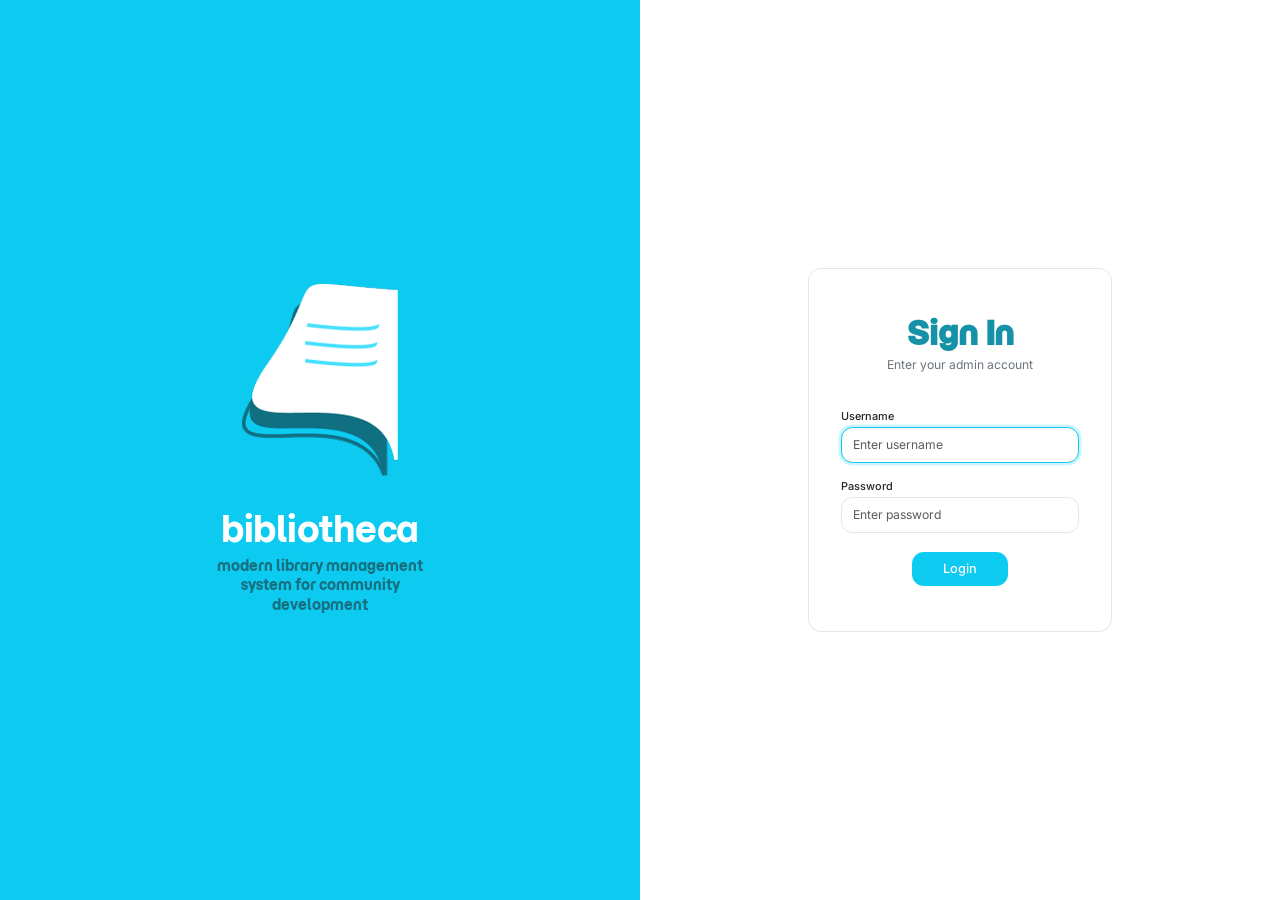
<file: index.html>
<!DOCTYPE html>
<html lang="en">
<head>
    <meta charset="UTF-8">
    <meta name="viewport" content="width=device-width, initial-scale=1.0">
    <title>Sign In | Bibliotheca</title>

   <!-- Google Fonts: Momo Trust Display (headings) + Inter (body) -->
<link rel="preconnect" href="https://fonts.googleapis.com">
<link rel="preconnect" href="https://fonts.gstatic.com" crossorigin>
<link href="https://fonts.googleapis.com/css2?family=Inter:wght@400;500;600&family=Momo+Trust+Display&display=swap" rel="stylesheet">
    <link href="https://cdn.jsdelivr.net/npm/bootstrap@5.3.3/dist/css/bootstrap.min.css" rel="stylesheet">

    <link href="style.css" rel="stylesheet">
</head>
<body>

    <div class="container-fluid p-0">
        <div class="row g-0 auth-wrapper">

            <div class="col-md-6 brand-panel d-flex flex-column align-items-center justify-content-center text-center">
                <div class="logo-placeholder d-flex align-items-center justify-content-center">
                    <img src="logo_index.png" alt="Bibliotheca" class="img-fluid">
                </div>

                <h1 class="brand-name">bibliotheca</h1>
                <p class="brand-tagline">
                    modern library management system for community development
                </p>
            </div>

            <div class="col-md-6 form-panel d-flex align-items-center justify-content-center">
                <div class="auth-card">

                    <div class="text-center">
                        <h2 class="auth-title">Sign In</h2>
                        <p class="auth-subtitle">Enter your admin account</p>
                    </div>

                    <form action="#" method="POST">

                        <div class="mb-3">
                            <label for="username" class="form-label">Username</label>
                            <input type="text" class="form-control" id="username" name="username"
                                   placeholder="Enter username" required autofocus>
                        </div>

                        <div class="mb-4">
                            <label for="password" class="form-label">Password</label>
                            <input type="password" class="form-control" id="password" name="password"
                                   placeholder="Enter password" required>
                        </div>

                        <div class="text-center">
                            <button type="submit" class="btn btn-info text-white btn-login">Login</button>
                        </div>
                    </form>

                </div>
            </div>

        </div>
    </div>

    <script src="https://cdn.jsdelivr.net/npm/bootstrap@5.3.3/dist/js/bootstrap.bundle.min.js"></script>
</body>
</html>
</file>
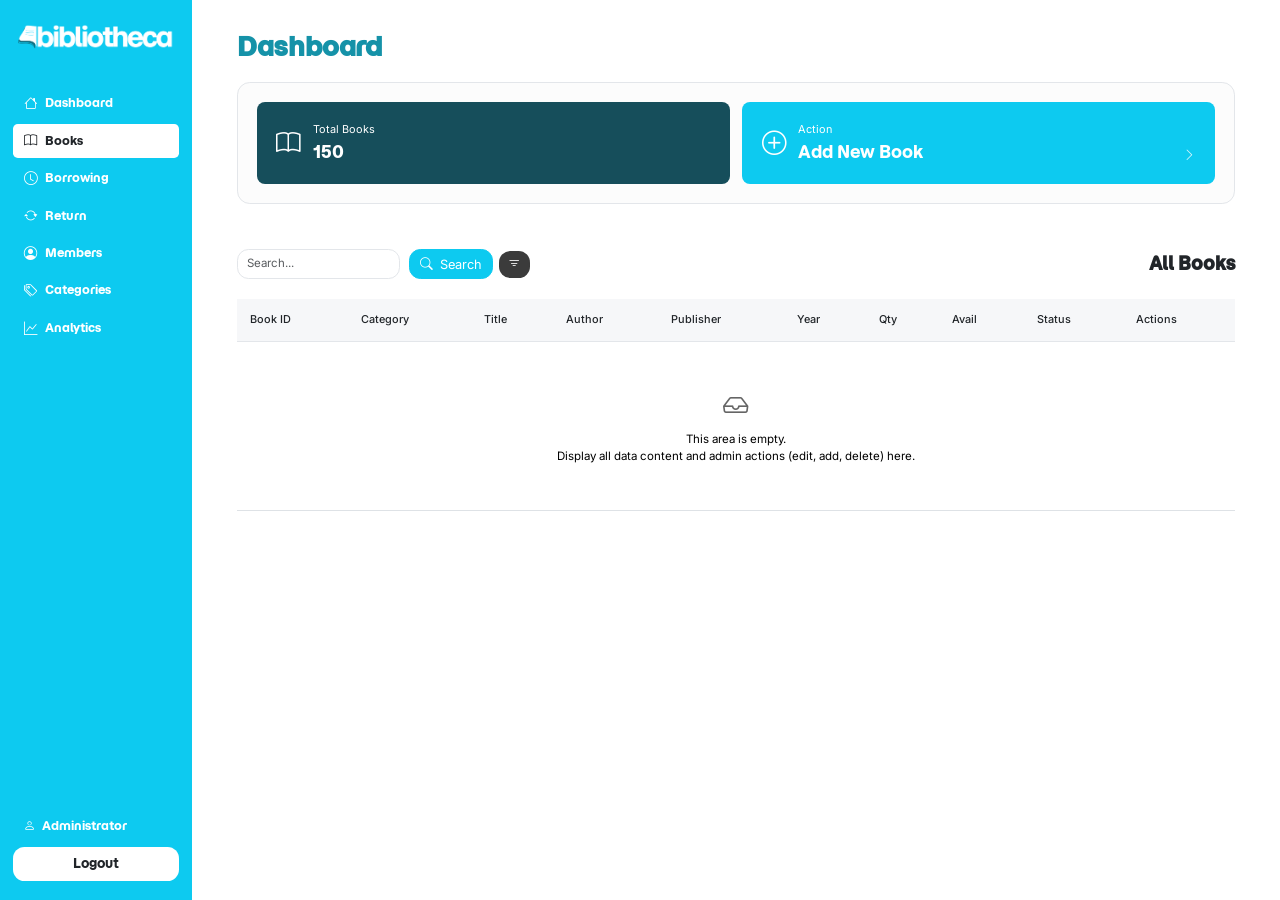
<file: books.html>
<!DOCTYPE html>
<html lang="en">
<head>
    <meta charset="UTF-8">
    <meta name="viewport" content="width=device-width, initial-scale=1.0">
    <title>Books | Bibliotheca</title>
<!-- Google Fonts: Momo Trust Display (headings) + Inter (body) -->
<link rel="preconnect" href="https://fonts.googleapis.com">
<link rel="preconnect" href="https://fonts.gstatic.com" crossorigin>
<link href="https://fonts.googleapis.com/css2?family=Inter:wght@400;500;600&family=Momo+Trust+Display&display=swap" rel="stylesheet">
    <!-- Bootstrap 5 + Bootstrap Icons -->
    <link href="https://cdn.jsdelivr.net/npm/bootstrap@5.3.3/dist/css/bootstrap.min.css" rel="stylesheet">
    <link href="https://cdn.jsdelivr.net/npm/bootstrap-icons@1.11.3/font/bootstrap-icons.min.css" rel="stylesheet">

    <!-- Custom styles -->
    <link href="style.css" rel="stylesheet">
</head>
<body>

    <div class="d-md-flex">

        <!-- ========== Sidebar (offcanvas on mobile, fixed panel on md+) ========== -->
        <aside class="sidebar offcanvas-md offcanvas-start d-flex flex-column" tabindex="-1" id="sidebar" aria-labelledby="sidebarLabel">

            <div class="offcanvas-header d-md-none">
                <h5 class="offcanvas-title visually-hidden" id="sidebarLabel">Menu</h5>
                <button type="button" class="btn-close btn-close-white ms-auto" data-bs-dismiss="offcanvas" data-bs-target="#sidebar" aria-label="Close"></button>
            </div>

            <div class="offcanvas-body d-flex flex-column">
                <div class="sidebar-logo d-flex align-items-center justify-content-center">
                    <img src="logo.png" alt="Bibliotheca" class="img-fluid">
                </div>

                <ul class="nav flex-column">
                    <li class="nav-item"><a href="dashboard.html" class="nav-link"><i class="bi bi-house"></i> Dashboard</a></li>
                    <li class="nav-item"><a href="books.html" class="nav-link active" aria-current="page"><i class="bi bi-book"></i> Books</a></li>
                    <li class="nav-item"><a href="borrowing.html" class="nav-link"><i class="bi bi-clock"></i> Borrowing</a></li>
                    <li class="nav-item"><a href="return.html" class="nav-link"><i class="bi bi-arrow-repeat"></i> Return</a></li>
                    <li class="nav-item"><a href="members.html" class="nav-link"><i class="bi bi-person-circle"></i> Members</a></li>
                    <li class="nav-item"><a href="categories.html" class="nav-link"><i class="bi bi-tags"></i> Categories</a></li>
                    <li class="nav-item"><a href="#" class="nav-link"><i class="bi bi-graph-up"></i> Analytics</a></li>
                </ul>

                <div class="sidebar-footer mt-auto">
                    <div class="sidebar-user d-flex align-items-center gap-2">
                        <i class="bi bi-person"></i> Administrator
                    </div>
                    <form action="#" method="POST">
                        <!-- Laravel: add @csrf here -->
                        <button type="submit" class="btn btn-logout w-100">Logout</button>
                    </form>
                </div>
            </div>
        </aside>

        <!-- ========== Main ========== -->
        <div class="flex-grow-1 d-flex flex-column min-vh-100">

            <!-- Mobile top bar -->
            <header class="mobile-topbar d-flex d-md-none align-items-center justify-content-between">
                <div class="sidebar-logo d-flex align-items-center justify-content-center">
                    <img src="logo.png" alt="Bibliotheca" class="img-fluid">
                </div>
                <button class="btn btn-menu" type="button" data-bs-toggle="offcanvas" data-bs-target="#sidebar" aria-controls="sidebar" aria-label="Open menu">
                    <i class="bi bi-list"></i>
                </button>
            </header>

            <main class="main-content">

                <!-- Header -->
                <h1 class="page-title page-title--spaced">Dashboard</h1>

                <!-- Stat cards -->
                <div class="stat-panel">
                    <div class="row row-cols-1 row-cols-sm-2 g-3">
                    <div class="col">
                        <div class="stat-card stat-card--teal">
                            <i class="bi bi-book stat-icon"></i>
                            <div class="stat-body">
                                <p class="stat-label">Total Books</p>
                                <p class="stat-value">150</p>
                            </div>
                        </div>
                    </div>
                    <div class="col">
                        <a href="#" class="stat-card stat-card--cyan">
                            <i class="bi bi-plus-circle stat-icon"></i>
                            <div class="stat-body">
                                <p class="stat-label">Action</p>
                                <p class="stat-value">Add New Book</p>
                            </div>
                            <i class="bi bi-chevron-right stat-arrow"></i>
                        </a>
                    </div>
                    </div>
                </div>

                <!-- All Books -->
                <section class="section-block">
                    <div class="d-flex flex-column-reverse flex-sm-row justify-content-between align-items-sm-center gap-3">
                        <div class="search-toolbar d-flex align-items-center gap-2">
                            <form class="search-group input-group" action="#" method="GET" role="search">
                                <input type="search" class="form-control" name="search" placeholder="Search..." aria-label="Search books">
                                <button class="btn btn-info text-white" type="submit">
                                    <i class="bi bi-search me-1"></i> Search
                                </button>
                            </form>
                            <button class="btn btn-filter" type="button" aria-label="Filter">
                                <i class="bi bi-filter"></i>
                            </button>
                        </div>
                        <div class="text-sm-end">
                            <h2 class="section-title">All Books</h2>
                        </div>
                    </div>

                    <div class="table-responsive">
                        <table class="table data-table">
                            <thead>
                                <tr>
                                    <th scope="col">Book ID</th>
                                    <th scope="col">Category</th>
                                    <th scope="col">Title</th>
                                    <th scope="col">Author</th>
                                    <th scope="col">Publisher</th>
                                    <th scope="col">Year</th>
                                    <th scope="col">Qty</th>
                                    <th scope="col">Avail</th>
                                    <th scope="col">Status</th>
                                    <th scope="col">Actions</th>
                                </tr>
                            </thead>
                            <tbody>
                                <!-- Laravel: replace with @forelse ($books as $book) ... @empty ... @endforelse -->
                                <tr>
                                    <td colspan="10" class="table-empty">
                                        <i class="bi bi-inbox"></i>
                                        This area is empty.<br>
                                        Display all data content and admin actions (edit, add, delete) here.
                                    </td>
                                </tr>
                            </tbody>
                        </table>
                    </div>
                </section>

            </main>
        </div>

    </div>

    <!-- Bootstrap JS (needed for the mobile offcanvas) -->
    <script src="https://cdn.jsdelivr.net/npm/bootstrap@5.3.3/dist/js/bootstrap.bundle.min.js"></script>
</body>
</html>
</file>
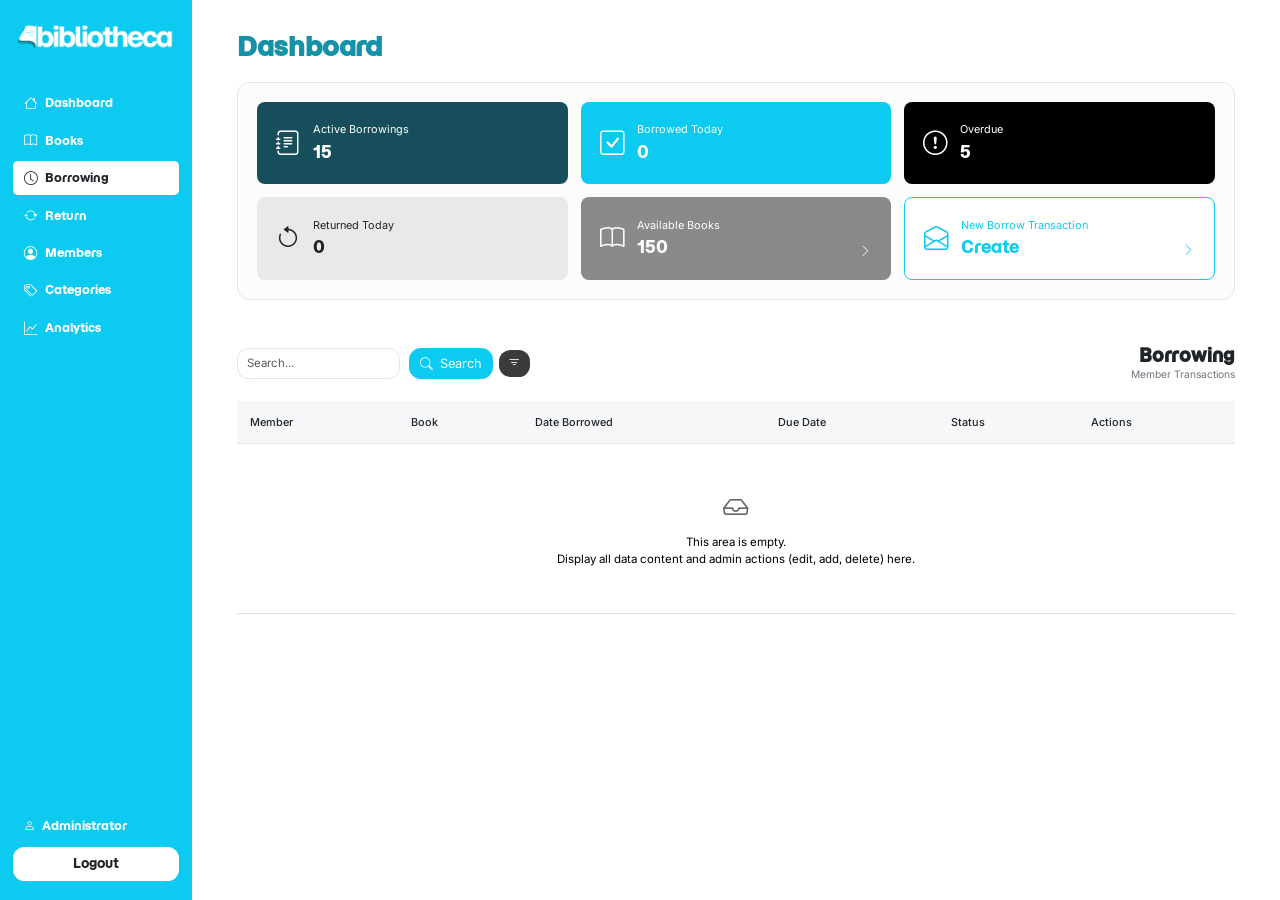
<file: borrowing.html>
<!DOCTYPE html>
<html lang="en">
<head>
    <meta charset="UTF-8">
    <meta name="viewport" content="width=device-width, initial-scale=1.0">
    <title>Borrowing | Bibliotheca</title>
<!-- Google Fonts: Momo Trust Display (headings) + Inter (body) -->
<link rel="preconnect" href="https://fonts.googleapis.com">
<link rel="preconnect" href="https://fonts.gstatic.com" crossorigin>
<link href="https://fonts.googleapis.com/css2?family=Inter:wght@400;500;600&family=Momo+Trust+Display&display=swap" rel="stylesheet">
    <!-- Bootstrap 5 + Bootstrap Icons -->
    <link href="https://cdn.jsdelivr.net/npm/bootstrap@5.3.3/dist/css/bootstrap.min.css" rel="stylesheet">
    <link href="https://cdn.jsdelivr.net/npm/bootstrap-icons@1.11.3/font/bootstrap-icons.min.css" rel="stylesheet">

    <!-- Custom styles -->
    <link href="style.css" rel="stylesheet">
</head>
<body>

    <div class="d-md-flex">

        <!-- ========== Sidebar (offcanvas on mobile, fixed panel on md+) ========== -->
        <aside class="sidebar offcanvas-md offcanvas-start d-flex flex-column" tabindex="-1" id="sidebar" aria-labelledby="sidebarLabel">

            <div class="offcanvas-header d-md-none">
                <h5 class="offcanvas-title visually-hidden" id="sidebarLabel">Menu</h5>
                <button type="button" class="btn-close btn-close-white ms-auto" data-bs-dismiss="offcanvas" data-bs-target="#sidebar" aria-label="Close"></button>
            </div>

            <div class="offcanvas-body d-flex flex-column">
                <div class="sidebar-logo d-flex align-items-center justify-content-center">
                    <img src="logo.png" alt="Bibliotheca" class="img-fluid">
                </div>

                <ul class="nav flex-column">
                    <li class="nav-item"><a href="dashboard.html" class="nav-link"><i class="bi bi-house"></i> Dashboard</a></li>
                    <li class="nav-item"><a href="books.html" class="nav-link"><i class="bi bi-book"></i> Books</a></li>
                    <li class="nav-item"><a href="borrowing.html" class="nav-link active" aria-current="page"><i class="bi bi-clock"></i> Borrowing</a></li>
                    <li class="nav-item"><a href="return.html" class="nav-link"><i class="bi bi-arrow-repeat"></i> Return</a></li>
                    <li class="nav-item"><a href="members.html" class="nav-link"><i class="bi bi-person-circle"></i> Members</a></li>
                    <li class="nav-item"><a href="categories.html" class="nav-link"><i class="bi bi-tags"></i> Categories</a></li>
                    <li class="nav-item"><a href="#" class="nav-link"><i class="bi bi-graph-up"></i> Analytics</a></li>
                </ul>

                <div class="sidebar-footer mt-auto">
                    <div class="sidebar-user d-flex align-items-center gap-2">
                        <i class="bi bi-person"></i> Administrator
                    </div>
                    <form action="#" method="POST">
                        <!-- Laravel: add @csrf here -->
                        <button type="submit" class="btn btn-logout w-100">Logout</button>
                    </form>
                </div>
            </div>
        </aside>

        <!-- ========== Main ========== -->
        <div class="flex-grow-1 d-flex flex-column min-vh-100">

            <!-- Mobile top bar -->
            <header class="mobile-topbar d-flex d-md-none align-items-center justify-content-between">
                <div class="sidebar-logo d-flex align-items-center justify-content-center">
                    <img src="logo.png" alt="Bibliotheca" class="img-fluid">
                </div>
                <button class="btn btn-menu" type="button" data-bs-toggle="offcanvas" data-bs-target="#sidebar" aria-controls="sidebar" aria-label="Open menu">
                    <i class="bi bi-list"></i>
                </button>
            </header>

            <main class="main-content">

                <!-- Header -->
                <h1 class="page-title page-title--spaced">Dashboard</h1>

                <!-- Stat cards -->
                <div class="stat-panel">
                    <div class="row row-cols-1 row-cols-sm-2 row-cols-xl-3 g-3">
                    <div class="col">
                        <div class="stat-card stat-card--teal">
                            <i class="bi bi-journal-text stat-icon"></i>
                            <div class="stat-body">
                                <p class="stat-label">Active Borrowings</p>
                                <p class="stat-value">15</p>
                            </div>
                        </div>
                    </div>
                    <div class="col">
                        <div class="stat-card stat-card--cyan">
                            <i class="bi bi-check-square stat-icon"></i>
                            <div class="stat-body">
                                <p class="stat-label">Borrowed Today</p>
                                <p class="stat-value">0</p>
                            </div>
                        </div>
                    </div>
                    <div class="col">
                        <div class="stat-card stat-card--black">
                            <i class="bi bi-exclamation-circle stat-icon"></i>
                            <div class="stat-body">
                                <p class="stat-label">Overdue</p>
                                <p class="stat-value">5</p>
                            </div>
                        </div>
                    </div>
                    <div class="col">
                        <div class="stat-card stat-card--light-gray">
                            <i class="bi bi-arrow-counterclockwise stat-icon"></i>
                            <div class="stat-body">
                                <p class="stat-label">Returned Today</p>
                                <p class="stat-value">0</p>
                            </div>
                        </div>
                    </div>
                    <div class="col">
                        <a href="books.html" class="stat-card stat-card--gray">
                            <i class="bi bi-book stat-icon"></i>
                            <div class="stat-body">
                                <p class="stat-label">Available Books</p>
                                <p class="stat-value">150</p>
                            </div>
                            <i class="bi bi-chevron-right stat-arrow"></i>
                        </a>
                    </div>
                    <div class="col">
                        <a href="#" class="stat-card stat-card--outline">
                            <i class="bi bi-envelope-open stat-icon"></i>
                            <div class="stat-body">
                                <p class="stat-label">New Borrow Transaction</p>
                                <p class="stat-value">Create</p>
                            </div>
                            <i class="bi bi-chevron-right stat-arrow"></i>
                        </a>
                    </div>
                    </div>
                </div>

                <!-- Borrowing -->
                <section class="section-block">
                    <div class="d-flex flex-column-reverse flex-sm-row justify-content-between align-items-sm-center gap-3">
                        <div class="search-toolbar d-flex align-items-center gap-2">
                            <form class="search-group input-group" action="#" method="GET" role="search">
                                <input type="search" class="form-control" name="search" placeholder="Search..." aria-label="Search borrowings">
                                <button class="btn btn-info text-white" type="submit">
                                    <i class="bi bi-search me-1"></i> Search
                                </button>
                            </form>
                            <button class="btn btn-filter" type="button" aria-label="Filter">
                                <i class="bi bi-filter"></i>
                            </button>
                        </div>
                        <div class="text-sm-end">
                            <h2 class="section-title">Borrowing</h2>
                            <p class="section-subtitle">Member Transactions</p>
                        </div>
                    </div>

                    <div class="table-responsive">
                        <table class="table data-table">
                            <thead>
                                <tr>
                                    <th scope="col">Member</th>
                                    <th scope="col">Book</th>
                                    <th scope="col">Date Borrowed</th>
                                    <th scope="col">Due Date</th>
                                    <th scope="col">Status</th>
                                    <th scope="col">Actions</th>
                                </tr>
                            </thead>
                            <tbody>
                                <!-- Laravel: replace with @forelse ($borrowings as $borrowing) ... @empty ... @endforelse -->
                                <tr>
                                    <td colspan="6" class="table-empty">
                                        <i class="bi bi-inbox"></i>
                                        This area is empty.<br>
                                        Display all data content and admin actions (edit, add, delete) here.
                                    </td>
                                </tr>
                            </tbody>
                        </table>
                    </div>
                </section>

            </main>
        </div>

    </div>

    <!-- Bootstrap JS (needed for the mobile offcanvas) -->
    <script src="https://cdn.jsdelivr.net/npm/bootstrap@5.3.3/dist/js/bootstrap.bundle.min.js"></script>
</body>
</html>
</file>
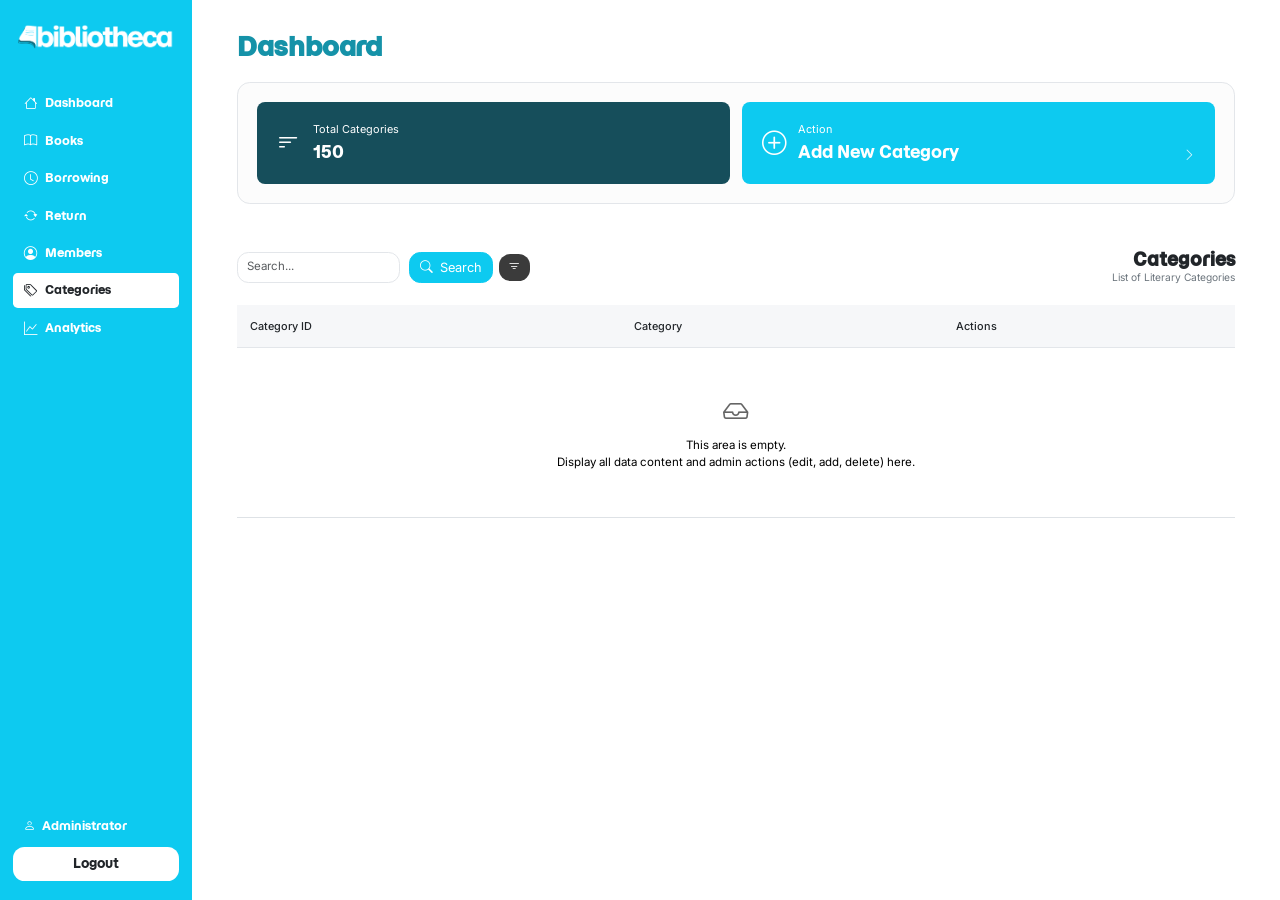
<file: categories.html>
<!DOCTYPE html>
<html lang="en">
  <head>
    <meta charset="UTF-8" />
    <meta name="viewport" content="width=device-width, initial-scale=1.0" />
    <title>Categories | Bibliotheca</title>

    <!-- Google Fonts: Momo Trust Display (headings) + Inter (body) -->
    <link rel="preconnect" href="https://fonts.googleapis.com">
    <link rel="preconnect" href="https://fonts.gstatic.com" crossorigin>
    <link href="https://fonts.googleapis.com/css2?family=Inter:wght@400;500;600&family=Momo+Trust+Display&display=swap" rel="stylesheet">

    <!-- Bootstrap 5 + Bootstrap Icons -->
    <link
      href="https://cdn.jsdelivr.net/npm/bootstrap@5.3.3/dist/css/bootstrap.min.css"
      rel="stylesheet"
    />
    <link
      href="https://cdn.jsdelivr.net/npm/bootstrap-icons@1.11.3/font/bootstrap-icons.min.css"
      rel="stylesheet"
    />

    <!-- Custom styles -->
    <link href="style.css" rel="stylesheet" />
  </head>

  <body>
    <div class="d-md-flex">
      <!-- ========== Sidebar (offcanvas on mobile, fixed panel on md+) ========== -->
      <aside
        class="sidebar offcanvas-md offcanvas-start d-flex flex-column"
        tabindex="-1"
        id="sidebar"
        aria-labelledby="sidebarLabel"
      >
        <div class="offcanvas-header d-md-none">
          <h5 class="offcanvas-title visually-hidden" id="sidebarLabel">
            Menu
          </h5>
          <button
            type="button"
            class="btn-close btn-close-white ms-auto"
            data-bs-dismiss="offcanvas"
            data-bs-target="#sidebar"
            aria-label="Close"
          ></button>
        </div>

        <div class="offcanvas-body d-flex flex-column">
          <div
            class="sidebar-logo d-flex align-items-center justify-content-center"
          >
            <img src="logo.png" alt="Bibliotheca" class="img-fluid">
          </div>

          <ul class="nav flex-column">
            <li class="nav-item">
              <a href="dashboard.html" class="nav-link"
                ><i class="bi bi-house"></i> Dashboard</a
              >
            </li>
            <li class="nav-item">
              <a href="books.html" class="nav-link"
                ><i class="bi bi-book"></i> Books</a
              >
            </li>
            <li class="nav-item">
              <a href="borrowing.html" class="nav-link"
                ><i class="bi bi-clock"></i> Borrowing</a
              >
            </li>
            <li class="nav-item">
              <a href="return.html" class="nav-link"
                ><i class="bi bi-arrow-repeat"></i> Return</a
              >
            </li>
            <li class="nav-item">
              <a href="members.html" class="nav-link"
                ><i class="bi bi-person-circle"></i> Members</a
              >
            </li>
            <li class="nav-item">
              <a
                href="categories.html"
                class="nav-link active"
                aria-current="page"
                ><i class="bi bi-tags"></i> Categories</a
              >
            </li>
            <li class="nav-item">
              <a href="#" class="nav-link"
                ><i class="bi bi-graph-up"></i> Analytics</a
              >
            </li>
          </ul>

          <div class="sidebar-footer mt-auto">
            <div class="sidebar-user d-flex align-items-center gap-2">
              <i class="bi bi-person"></i> Administrator
            </div>
            <form action="#" method="POST">
              <!-- Laravel: add @csrf here -->
              <button type="submit" class="btn btn-logout w-100">Logout</button>
            </form>
          </div>
        </div>
      </aside>

      <!-- ========== Main ========== -->
      <div class="flex-grow-1 d-flex flex-column min-vh-100">
        <!-- Mobile top bar -->
        <header
          class="mobile-topbar d-flex d-md-none align-items-center justify-content-between"
        >
          <div
            class="sidebar-logo d-flex align-items-center justify-content-center"
          >
            <img src="logo.png" alt="Bibliotheca" class="img-fluid">
          </div>
          <button
            class="btn btn-menu"
            type="button"
            data-bs-toggle="offcanvas"
            data-bs-target="#sidebar"
            aria-controls="sidebar"
            aria-label="Open menu"
          >
            <i class="bi bi-list"></i>
          </button>
        </header>

        <main class="main-content">
          <!-- Header -->
          <h1 class="page-title page-title--spaced">Dashboard</h1>

          <!-- Stat cards -->
          <div class="stat-panel">
            <div class="row row-cols-1 row-cols-sm-2 g-3">
              <div class="col">
                <div class="stat-card stat-card--teal">
                  <i class="bi bi-filter-left stat-icon"></i>
                  <div class="stat-body">
                    <p class="stat-label">Total Categories</p>
                    <p class="stat-value">150</p>
                  </div>
                </div>
              </div>
              <div class="col">
                <a href="#" class="stat-card stat-card--cyan">
                  <i class="bi bi-plus-circle stat-icon"></i>
                  <div class="stat-body">
                    <p class="stat-label">Action</p>
                    <p class="stat-value">Add New Category</p>
                  </div>
                  <i class="bi bi-chevron-right stat-arrow"></i>
                </a>
              </div>
            </div>
          </div>

          <!-- Categories -->
          <section class="section-block">
            <div
              class="d-flex flex-column-reverse flex-sm-row justify-content-between align-items-sm-center gap-3"
            >
              <div class="search-toolbar d-flex align-items-center gap-2">
                <form
                  class="search-group input-group"
                  action="#"
                  method="GET"
                  role="search"
                >
                  <input
                    type="search"
                    class="form-control"
                    name="search"
                    placeholder="Search..."
                    aria-label="Search categories"
                  />
                  <button class="btn btn-info text-white" type="submit">
                    <i class="bi bi-search me-1"></i> Search
                  </button>
                </form>
                <button class="btn btn-filter" type="button" aria-label="Filter">
                  <i class="bi bi-filter"></i>
                </button>
              </div>
              <div class="text-sm-end">
                <h2 class="section-title">Categories</h2>
                <p class="section-subtitle">List of Literary Categories</p>
              </div>
            </div>

            <div class="table-responsive">
              <table class="table data-table">
                <thead>
                  <tr>
                    <th scope="col">Category ID</th>
                    <th scope="col">Category</th>
                    <th scope="col">Actions</th>
                  </tr>
                </thead>
                <tbody>
                  <!-- Laravel: replace with @forelse ($categories as $category) ... @empty ... @endforelse -->
                  <tr>
                    <td colspan="3" class="table-empty">
                      <i class="bi bi-inbox"></i>
                      This area is empty.<br />
                      Display all data content and admin actions (edit, add, delete) here.
                    </td>
                  </tr>
                </tbody>
              </table>
            </div>
          </section>
        </main>
      </div>
    </div>

    <!-- Bootstrap JS (needed for the mobile offcanvas) -->
    <script src="https://cdn.jsdelivr.net/npm/bootstrap@5.3.3/dist/js/bootstrap.bundle.min.js"></script>
  </body>
</html>
</file>
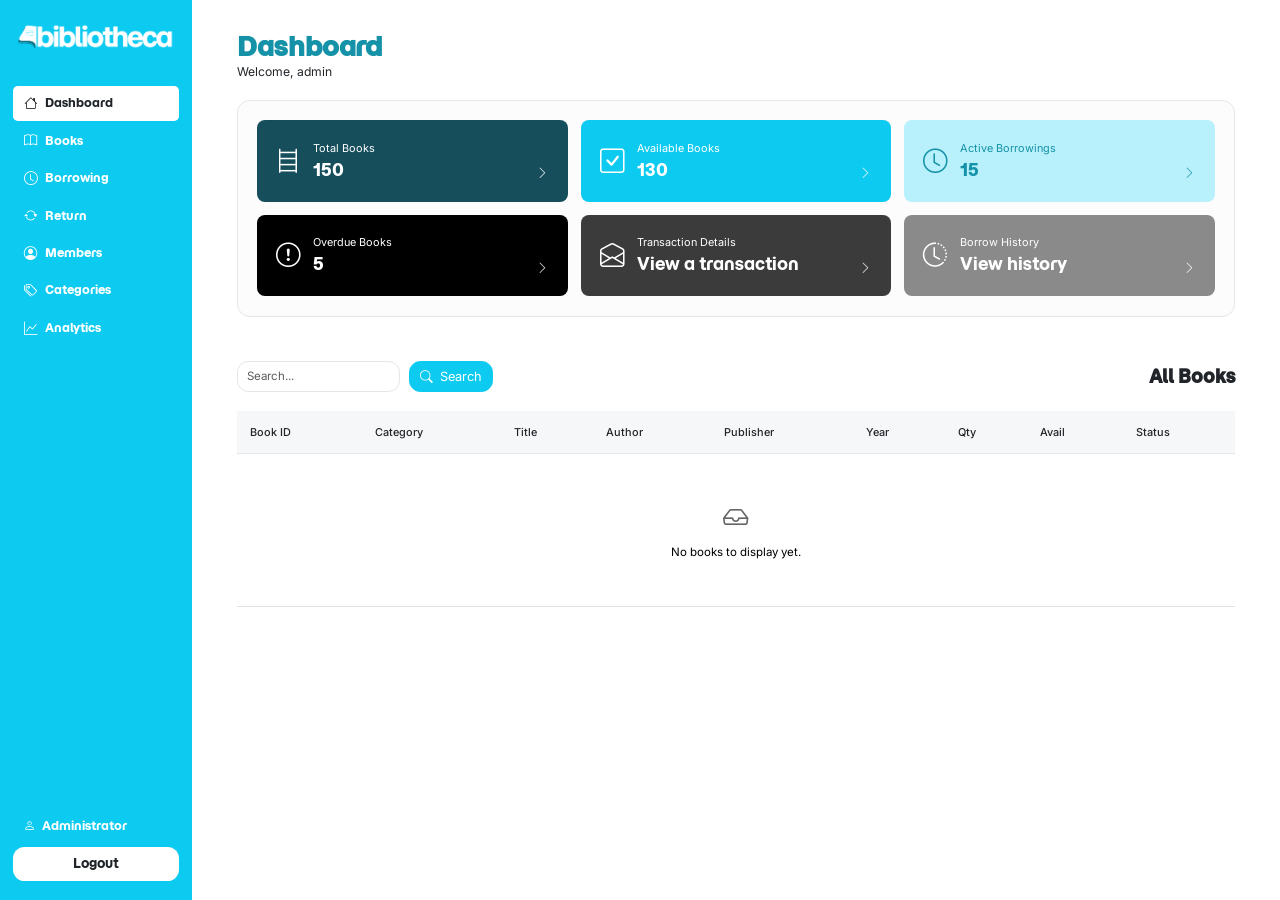
<file: dashboard.html>
<!DOCTYPE html>
<html lang="en">
  <head>
    <meta charset="UTF-8" />
    <meta name="viewport" content="width=device-width, initial-scale=1.0" />
    <title>Dashboard | Bibliotheca</title>

    <!-- Google Fonts: Momo Trust Display (headings) + Inter (body) -->
    <link rel="preconnect" href="https://fonts.googleapis.com">
    <link rel="preconnect" href="https://fonts.gstatic.com" crossorigin>
    <link href="https://fonts.googleapis.com/css2?family=Inter:wght@400;500;600&family=Momo+Trust+Display&display=swap" rel="stylesheet">

    <!-- Bootstrap 5 + Bootstrap Icons -->
    <link
      href="https://cdn.jsdelivr.net/npm/bootstrap@5.3.3/dist/css/bootstrap.min.css"
      rel="stylesheet"
    />
    <link
      href="https://cdn.jsdelivr.net/npm/bootstrap-icons@1.11.3/font/bootstrap-icons.min.css"
      rel="stylesheet"
    />

    <!-- Custom styles -->
    <link href="style.css" rel="stylesheet" />
  </head>

  <body>
    <div class="d-md-flex">
      <!-- ========== Sidebar (offcanvas on mobile, fixed panel on md+) ========== -->
      <aside
        class="sidebar offcanvas-md offcanvas-start d-flex flex-column"
        tabindex="-1"
        id="sidebar"
        aria-labelledby="sidebarLabel"
      >
        <div class="offcanvas-header d-md-none">
          <h5 class="offcanvas-title visually-hidden" id="sidebarLabel">
            Menu
          </h5>
          <button
            type="button"
            class="btn-close btn-close-white ms-auto"
            data-bs-dismiss="offcanvas"
            data-bs-target="#sidebar"
            aria-label="Close"
          ></button>
        </div>

        <div class="offcanvas-body d-flex flex-column">
          <div
            class="sidebar-logo d-flex align-items-center justify-content-center"
          >
            <img src="logo.png" alt="Bibliotheca" class="img-fluid">
          </div>

          <ul class="nav flex-column">
            <li class="nav-item">
              <a
                href="dashboard.html"
                class="nav-link active"
                aria-current="page"
                ><i class="bi bi-house"></i> Dashboard</a
              >
            </li>
            <li class="nav-item">
              <a href="books.html" class="nav-link"
                ><i class="bi bi-book"></i> Books</a
              >
            </li>
            <li class="nav-item">
              <a href="borrowing.html" class="nav-link"
                ><i class="bi bi-clock"></i> Borrowing</a
              >
            </li>
            <li class="nav-item">
              <a href="return.html" class="nav-link"
                ><i class="bi bi-arrow-repeat"></i> Return</a
              >
            </li>
            <li class="nav-item">
              <a href="members.html" class="nav-link"
                ><i class="bi bi-person-circle"></i> Members</a
              >
            </li>
            <li class="nav-item">
              <a href="categories.html" class="nav-link"
                ><i class="bi bi-tags"></i> Categories</a
              >
            </li>
            <li class="nav-item">
              <a href="#" class="nav-link"
                ><i class="bi bi-graph-up"></i> Analytics</a
              >
            </li>
          </ul>

          <div class="sidebar-footer mt-auto">
            <div class="sidebar-user d-flex align-items-center gap-2">
              <i class="bi bi-person"></i> Administrator
            </div>
            <form action="#" method="POST">
              <!-- Laravel: add @csrf here -->
              <button type="submit" class="btn btn-logout w-100">Logout</button>
            </form>
          </div>
        </div>
      </aside>

      <!-- ========== Main ========== -->
      <div class="flex-grow-1 d-flex flex-column min-vh-100">
        <!-- Mobile top bar -->
        <header
          class="mobile-topbar d-flex d-md-none align-items-center justify-content-between"
        >
          <div
            class="sidebar-logo d-flex align-items-center justify-content-center"
          >
            <img src="logo.png" alt="Bibliotheca" class="img-fluid">
          </div>
          <button
            class="btn btn-menu"
            type="button"
            data-bs-toggle="offcanvas"
            data-bs-target="#sidebar"
            aria-controls="sidebar"
            aria-label="Open menu"
          >
            <i class="bi bi-list"></i>
          </button>
        </header>

        <main class="main-content">
          <!-- Header -->
          <h1 class="page-title">Dashboard</h1>
          <p class="page-subtitle">Welcome, admin</p>

          <!-- Stat cards -->
          <div class="stat-panel">
            <div class="row row-cols-1 row-cols-sm-2 row-cols-xl-3 g-3">
            <div class="col">
              <a href="#" class="stat-card stat-card--teal">
                <i class="bi bi-bookshelf stat-icon"></i>
                <div class="stat-body">
                  <p class="stat-label">Total Books</p>
                  <p class="stat-value">150</p>
                </div>
                <i class="bi bi-chevron-right stat-arrow"></i>
              </a>
            </div>
            <div class="col">
              <a href="#" class="stat-card stat-card--cyan">
                <i class="bi bi-check-square stat-icon"></i>
                <div class="stat-body">
                  <p class="stat-label">Available Books</p>
                  <p class="stat-value">130</p>
                </div>
                <i class="bi bi-chevron-right stat-arrow"></i>
              </a>
            </div>
            <div class="col">
              <a href="#" class="stat-card stat-card--light">
                <i class="bi bi-clock stat-icon"></i>
                <div class="stat-body">
                  <p class="stat-label">Active Borrowings</p>
                  <p class="stat-value">15</p>
                </div>
                <i class="bi bi-chevron-right stat-arrow"></i>
              </a>
            </div>
            <div class="col">
              <a href="#" class="stat-card stat-card--black">
                <i class="bi bi-exclamation-circle stat-icon"></i>
                <div class="stat-body">
                  <p class="stat-label">Overdue Books</p>
                  <p class="stat-value">5</p>
                </div>
                <i class="bi bi-chevron-right stat-arrow"></i>
              </a>
            </div>
            <div class="col">
              <a href="#" class="stat-card stat-card--dark-gray">
                <i class="bi bi-envelope-open stat-icon"></i>
                <div class="stat-body">
                  <p class="stat-label">Transaction Details</p>
                  <p class="stat-value">View a transaction</p>
                </div>
                <i class="bi bi-chevron-right stat-arrow"></i>
              </a>
            </div>
            <div class="col">
              <a href="#" class="stat-card stat-card--gray">
                <i class="bi bi-clock-history stat-icon"></i>
                <div class="stat-body">
                  <p class="stat-label">Borrow History</p>
                  <p class="stat-value">View history</p>
                </div>
                <i class="bi bi-chevron-right stat-arrow"></i>
              </a>
            </div>
            </div>
          </div>

          <!-- All Books -->
          <section class="section-block">
            <div
              class="d-flex flex-column-reverse flex-sm-row justify-content-between align-items-sm-center gap-3"
            >
              <form
                class="search-group input-group"
                action="#"
                method="GET"
                role="search"
              >
                <input
                  type="search"
                  class="form-control"
                  name="search"
                  placeholder="Search..."
                  aria-label="Search books"
                />
                <button class="btn btn-info text-white" type="submit">
                  <i class="bi bi-search me-1"></i> Search
                </button>
              </form>
              <h2 class="section-title">All Books</h2>
            </div>

            <div class="table-responsive">
              <table class="table data-table">
                <thead>
                  <tr>
                    <th scope="col">Book ID</th>
                    <th scope="col">Category</th>
                    <th scope="col">Title</th>
                    <th scope="col">Author</th>
                    <th scope="col">Publisher</th>
                    <th scope="col">Year</th>
                    <th scope="col">Qty</th>
                    <th scope="col">Avail</th>
                    <th scope="col">Status</th>
                  </tr>
                </thead>
                <tbody>
                  <!-- Laravel: replace with @forelse ($books as $book) ... @empty ... @endforelse -->
                  <tr>
                    <td colspan="9" class="table-empty">
                      <i class="bi bi-inbox"></i>
                      No books to display yet.
                    </td>
                  </tr>
                </tbody>
              </table>
            </div>
          </section>
        </main>
      </div>
    </div>

    <!-- Bootstrap JS (needed for the mobile offcanvas) -->
    <script src="https://cdn.jsdelivr.net/npm/bootstrap@5.3.3/dist/js/bootstrap.bundle.min.js"></script>
  </body>
</html>
</file>
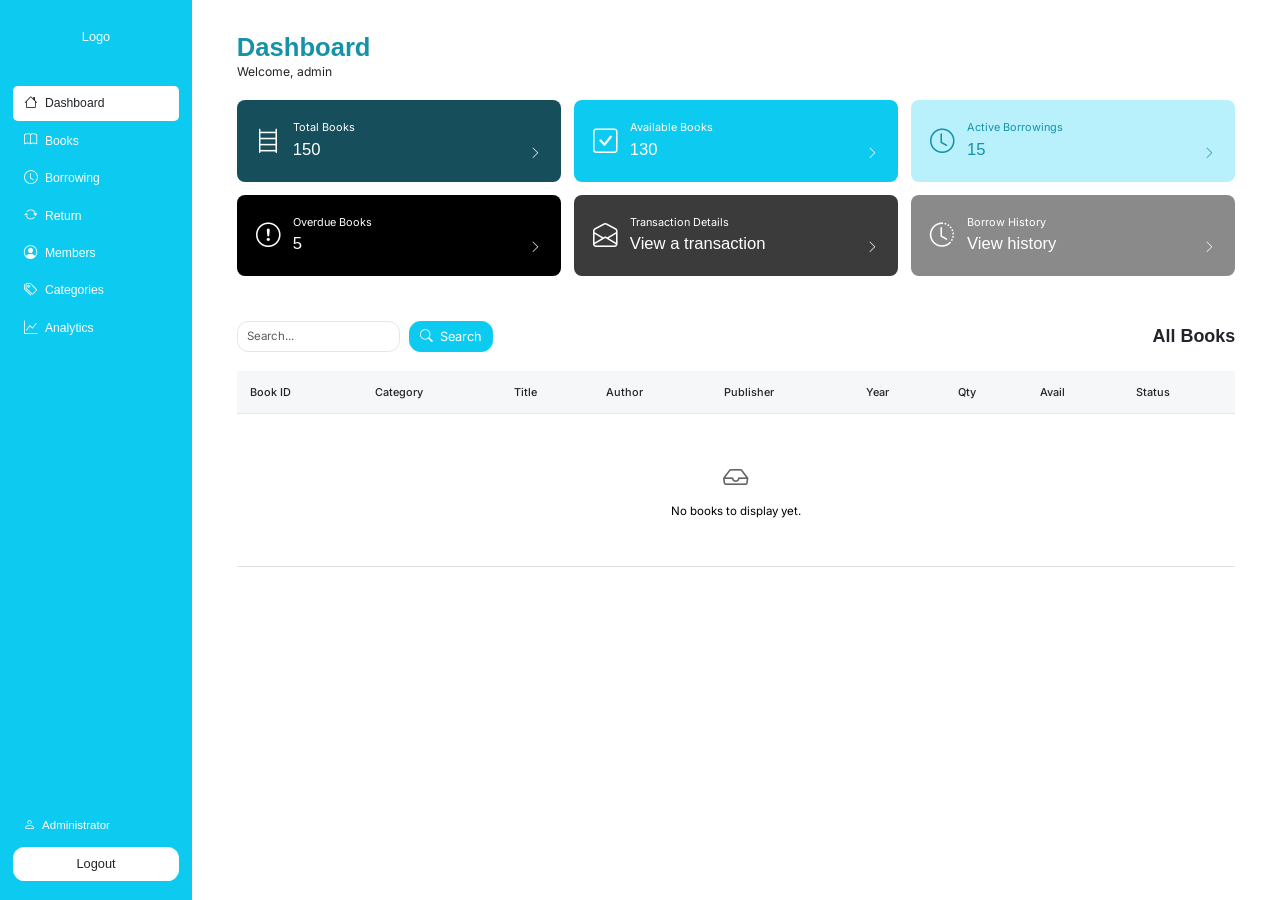
<file: dashboard_home.html>
<!DOCTYPE html>
<html lang="en">
<head>
    <meta charset="UTF-8">
    <meta name="viewport" content="width=device-width, initial-scale=1.0">
    <title>Dashboard | Bibliotheca</title>

    <!-- Google Fonts: Readex Pro (headings) + Inter (body) -->
    <link rel="preconnect" href="https://fonts.googleapis.com">
    <link rel="preconnect" href="https://fonts.gstatic.com" crossorigin>
    <link href="https://fonts.googleapis.com/css2?family=Inter:wght@400;500;600&family=Readex+Pro:wght@400;500;600;700&display=swap" rel="stylesheet">

    <!-- Bootstrap 5 + Bootstrap Icons -->
    <link href="https://cdn.jsdelivr.net/npm/bootstrap@5.3.3/dist/css/bootstrap.min.css" rel="stylesheet">
    <link href="https://cdn.jsdelivr.net/npm/bootstrap-icons@1.11.3/font/bootstrap-icons.min.css" rel="stylesheet">

    <!-- Custom styles -->
    <link href="style.css" rel="stylesheet">
</head>
<body>

    <div class="d-md-flex">

        <!-- ========== Sidebar (offcanvas on mobile, fixed panel on md+) ========== -->
        <aside class="sidebar offcanvas-md offcanvas-start d-flex flex-column" tabindex="-1" id="sidebar" aria-labelledby="sidebarLabel">

            <div class="offcanvas-header d-md-none">
                <h5 class="offcanvas-title visually-hidden" id="sidebarLabel">Menu</h5>
                <button type="button" class="btn-close btn-close-white ms-auto" data-bs-dismiss="offcanvas" data-bs-target="#sidebar" aria-label="Close"></button>
            </div>

            <div class="offcanvas-body d-flex flex-column">
                <div class="sidebar-logo d-flex align-items-center justify-content-center">
                    Logo
                </div>

                <ul class="nav flex-column">
                    <li class="nav-item">
                        <a href="dashboard.html" class="nav-link active" aria-current="page">
                            <i class="bi bi-house"></i> Dashboard
                        </a>
                    </li>
                    <li class="nav-item">
                        <a href="#" class="nav-link">
                            <i class="bi bi-book"></i> Books
                        </a>
                    </li>
                    <li class="nav-item">
                        <a href="#" class="nav-link">
                            <i class="bi bi-clock"></i> Borrowing
                        </a>
                    </li>
                    <li class="nav-item">
                        <a href="#" class="nav-link">
                            <i class="bi bi-arrow-repeat"></i> Return
                        </a>
                    </li>
                    <li class="nav-item">
                        <a href="#" class="nav-link">
                            <i class="bi bi-person-circle"></i> Members
                        </a>
                    </li>
                    <li class="nav-item">
                        <a href="#" class="nav-link">
                            <i class="bi bi-tags"></i> Categories
                        </a>
                    </li>
                    <li class="nav-item">
                        <a href="#" class="nav-link">
                            <i class="bi bi-graph-up"></i> Analytics
                        </a>
                    </li>
                </ul>

                <div class="sidebar-footer mt-auto">
                    <div class="sidebar-user d-flex align-items-center gap-2">
                        <i class="bi bi-person"></i> Administrator
                    </div>
                    <form action="#" method="POST">
                        <!-- Laravel: add @csrf here -->
                        <button type="submit" class="btn btn-logout w-100">Logout</button>
                    </form>
                </div>
            </div>
        </aside>

        <!-- ========== Main ========== -->
        <div class="flex-grow-1 d-flex flex-column min-vh-100">

            <!-- Mobile top bar -->
            <header class="mobile-topbar d-flex d-md-none align-items-center justify-content-between">
                <div class="sidebar-logo d-flex align-items-center justify-content-center">Logo</div>
                <button class="btn btn-menu" type="button" data-bs-toggle="offcanvas" data-bs-target="#sidebar" aria-controls="sidebar" aria-label="Open menu">
                    <i class="bi bi-list"></i>
                </button>
            </header>

            <main class="main-content">

                <!-- Header -->
                <h1 class="page-title">Dashboard</h1>
                <p class="page-subtitle">Welcome, admin</p>

                <!-- Stat cards -->
                <div class="row row-cols-1 row-cols-sm-2 row-cols-xl-3 g-3">
                    <div class="col">
                        <a href="#" class="stat-card stat-card--teal">
                            <i class="bi bi-bookshelf stat-icon"></i>
                            <div class="stat-body">
                                <p class="stat-label">Total Books</p>
                                <p class="stat-value">150</p>
                            </div>
                            <i class="bi bi-chevron-right stat-arrow"></i>
                        </a>
                    </div>
                    <div class="col">
                        <a href="#" class="stat-card stat-card--cyan">
                            <i class="bi bi-check-square stat-icon"></i>
                            <div class="stat-body">
                                <p class="stat-label">Available Books</p>
                                <p class="stat-value">130</p>
                            </div>
                            <i class="bi bi-chevron-right stat-arrow"></i>
                        </a>
                    </div>
                    <div class="col">
                        <a href="#" class="stat-card stat-card--light">
                            <i class="bi bi-clock stat-icon"></i>
                            <div class="stat-body">
                                <p class="stat-label">Active Borrowings</p>
                                <p class="stat-value">15</p>
                            </div>
                            <i class="bi bi-chevron-right stat-arrow"></i>
                        </a>
                    </div>
                    <div class="col">
                        <a href="#" class="stat-card stat-card--black">
                            <i class="bi bi-exclamation-circle stat-icon"></i>
                            <div class="stat-body">
                                <p class="stat-label">Overdue Books</p>
                                <p class="stat-value">5</p>
                            </div>
                            <i class="bi bi-chevron-right stat-arrow"></i>
                        </a>
                    </div>
                    <div class="col">
                        <a href="#" class="stat-card stat-card--dark-gray">
                            <i class="bi bi-envelope-open stat-icon"></i>
                            <div class="stat-body">
                                <p class="stat-label">Transaction Details</p>
                                <p class="stat-value">View a transaction</p>
                            </div>
                            <i class="bi bi-chevron-right stat-arrow"></i>
                        </a>
                    </div>
                    <div class="col">
                        <a href="#" class="stat-card stat-card--gray">
                            <i class="bi bi-clock-history stat-icon"></i>
                            <div class="stat-body">
                                <p class="stat-label">Borrow History</p>
                                <p class="stat-value">View history</p>
                            </div>
                            <i class="bi bi-chevron-right stat-arrow"></i>
                        </a>
                    </div>
                </div>

                <!-- All Books -->
                <section class="section-block">
                    <div class="d-flex flex-column-reverse flex-sm-row justify-content-between align-items-sm-center gap-3">
                        <form class="search-group input-group" action="#" method="GET" role="search">
                            <input type="search" class="form-control" name="search" placeholder="Search..." aria-label="Search books">
                            <button class="btn btn-info text-white" type="submit">
                                <i class="bi bi-search me-1"></i> Search
                            </button>
                        </form>
                        <h2 class="section-title">All Books</h2>
                    </div>

                    <div class="table-responsive">
                        <table class="table data-table">
                            <thead>
                                <tr>
                                    <th scope="col">Book ID</th>
                                    <th scope="col">Category</th>
                                    <th scope="col">Title</th>
                                    <th scope="col">Author</th>
                                    <th scope="col">Publisher</th>
                                    <th scope="col">Year</th>
                                    <th scope="col">Qty</th>
                                    <th scope="col">Avail</th>
                                    <th scope="col">Status</th>
                                </tr>
                            </thead>
                            <tbody>
                                <!-- Laravel: replace with @forelse ($books as $book) ... @empty ... @endforelse -->
                                <tr>
                                    <td colspan="9" class="table-empty">
                                        <i class="bi bi-inbox"></i>
                                        No books to display yet.
                                    </td>
                                </tr>
                            </tbody>
                        </table>
                    </div>
                </section>

            </main>
        </div>

    </div>

    <!-- Bootstrap JS (needed for the mobile offcanvas) -->
    <script src="https://cdn.jsdelivr.net/npm/bootstrap@5.3.3/dist/js/bootstrap.bundle.min.js"></script>
</body>
</html>
</file>
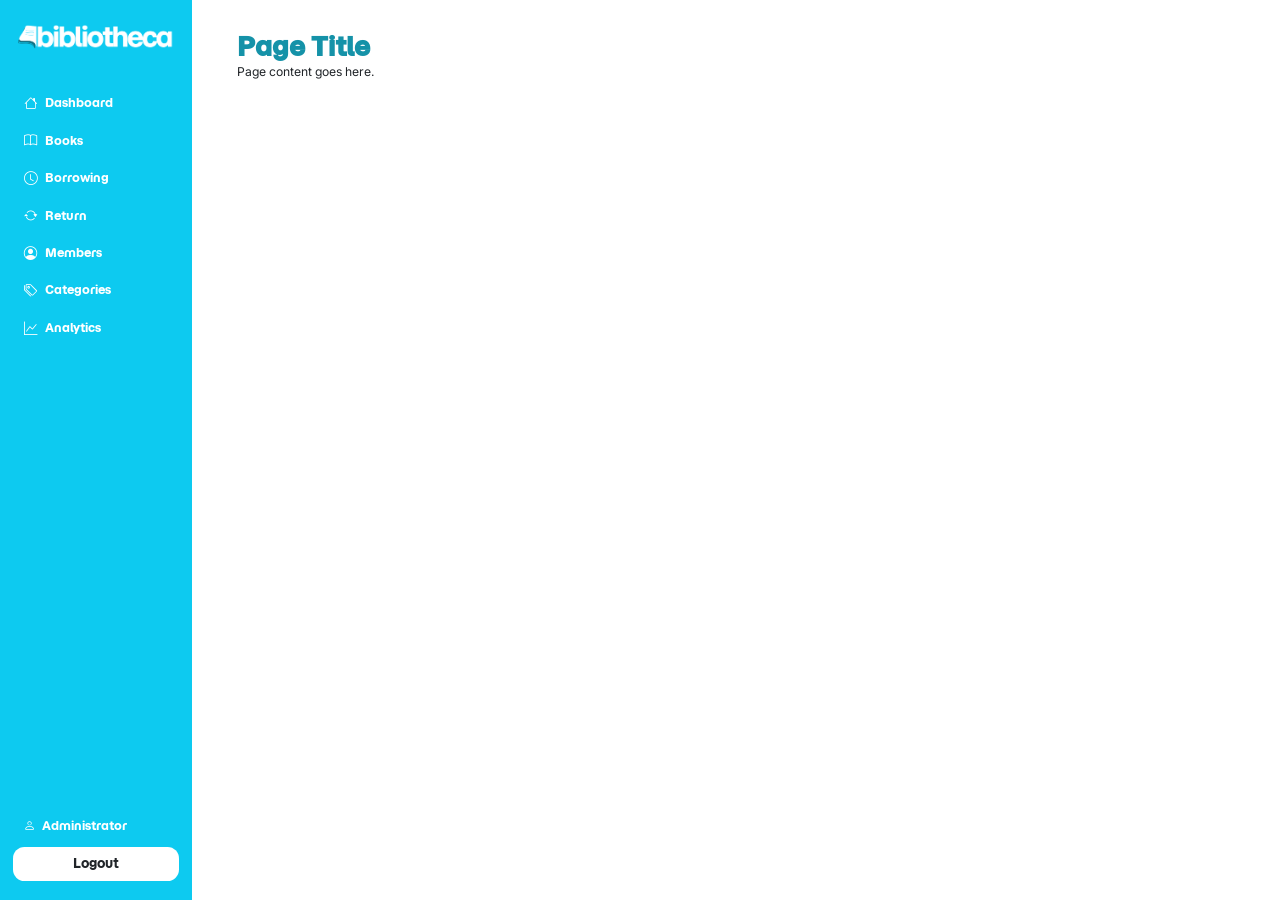
<file: layout.html>
<!DOCTYPE html>
<html lang="en">
<head>
    <meta charset="UTF-8">
    <meta name="viewport" content="width=device-width, initial-scale=1.0">
    <title>Bibliotheca</title>

    <!-- Google Fonts: Momo Trust Display (headings) + Inter (body) -->
<link rel="preconnect" href="https://fonts.googleapis.com">
<link rel="preconnect" href="https://fonts.gstatic.com" crossorigin>
<link href="https://fonts.googleapis.com/css2?family=Inter:wght@400;500;600&family=Momo+Trust+Display&display=swap" rel="stylesheet">
    <!-- Bootstrap 5 + Bootstrap Icons -->
    <link href="https://cdn.jsdelivr.net/npm/bootstrap@5.3.3/dist/css/bootstrap.min.css" rel="stylesheet">
    <link href="https://cdn.jsdelivr.net/npm/bootstrap-icons@1.11.3/font/bootstrap-icons.min.css" rel="stylesheet">

    <!-- Custom styles -->
    <link href="style.css" rel="stylesheet">
</head>
<body>

    <div class="d-md-flex">

        <!-- ========== Sidebar (offcanvas on mobile, fixed panel on md+) ========== -->
        <aside class="sidebar offcanvas-md offcanvas-start d-flex flex-column" tabindex="-1" id="sidebar" aria-labelledby="sidebarLabel">

            <!-- Close button (mobile only) -->
            <div class="offcanvas-header d-md-none">
                <h5 class="offcanvas-title visually-hidden" id="sidebarLabel">Menu</h5>
                <button type="button" class="btn-close btn-close-white ms-auto" data-bs-dismiss="offcanvas" data-bs-target="#sidebar" aria-label="Close"></button>
            </div>

            <div class="offcanvas-body d-flex flex-column">
                <div class="sidebar-logo d-flex align-items-center justify-content-center">
                    <img src="logo.png" alt="Bibliotheca" class="img-fluid">
                </div>

                <!-- Navigation -->
                <ul class="nav flex-column">
                    <li class="nav-item">
                        <a href="dashboard.html" class="nav-link">
                            <i class="bi bi-house"></i> Dashboard
                        </a>
                    </li>
                    <li class="nav-item">
                        <a href="#" class="nav-link">
                            <i class="bi bi-book"></i> Books
                        </a>
                    </li>
                    <li class="nav-item">
                        <a href="#" class="nav-link">
                            <i class="bi bi-clock"></i> Borrowing
                        </a>
                    </li>
                    <li class="nav-item">
                        <a href="#" class="nav-link">
                            <i class="bi bi-arrow-repeat"></i> Return
                        </a>
                    </li>
                    <li class="nav-item">
                        <a href="#" class="nav-link">
                            <i class="bi bi-person-circle"></i> Members
                        </a>
                    </li>
                    <li class="nav-item">
                        <a href="#" class="nav-link">
                            <i class="bi bi-tags"></i> Categories
                        </a>
                    </li>
                    <li class="nav-item">
                        <a href="#" class="nav-link">
                            <i class="bi bi-graph-up"></i> Analytics
                        </a>
                    </li>
                </ul>

                <!-- User + logout (pinned to bottom) -->
                <div class="sidebar-footer mt-auto">
                    <div class="sidebar-user d-flex align-items-center gap-2">
                        <i class="bi bi-person"></i> Administrator
                    </div>
                    <form action="#" method="POST">
                        <!-- Laravel: add @csrf here -->
                        <button type="submit" class="btn btn-logout w-100">Logout</button>
                    </form>
                </div>
            </div>
        </aside>

        <!-- ========== Main ========== -->
        <div class="flex-grow-1 d-flex flex-column min-vh-100">

            <!-- Mobile top bar -->
            <header class="mobile-topbar d-flex d-md-none align-items-center justify-content-between">
                <div class="sidebar-logo d-flex align-items-center justify-content-center">
                    <img src="logo.png" alt="Bibliotheca" class="img-fluid">
                </div>
                <button class="btn btn-menu" type="button" data-bs-toggle="offcanvas" data-bs-target="#sidebar" aria-controls="sidebar" aria-label="Open menu">
                    <i class="bi bi-list"></i>
                </button>
            </header>

            <main class="main-content">
                <h1 class="page-title">Page Title</h1>
                <p class="page-subtitle">Page content goes here.</p>
            </main>
        </div>

    </div>

    <!-- Bootstrap JS (needed for the mobile offcanvas) -->
    <script src="https://cdn.jsdelivr.net/npm/bootstrap@5.3.3/dist/js/bootstrap.bundle.min.js"></script>
</body>
</html>
</file>
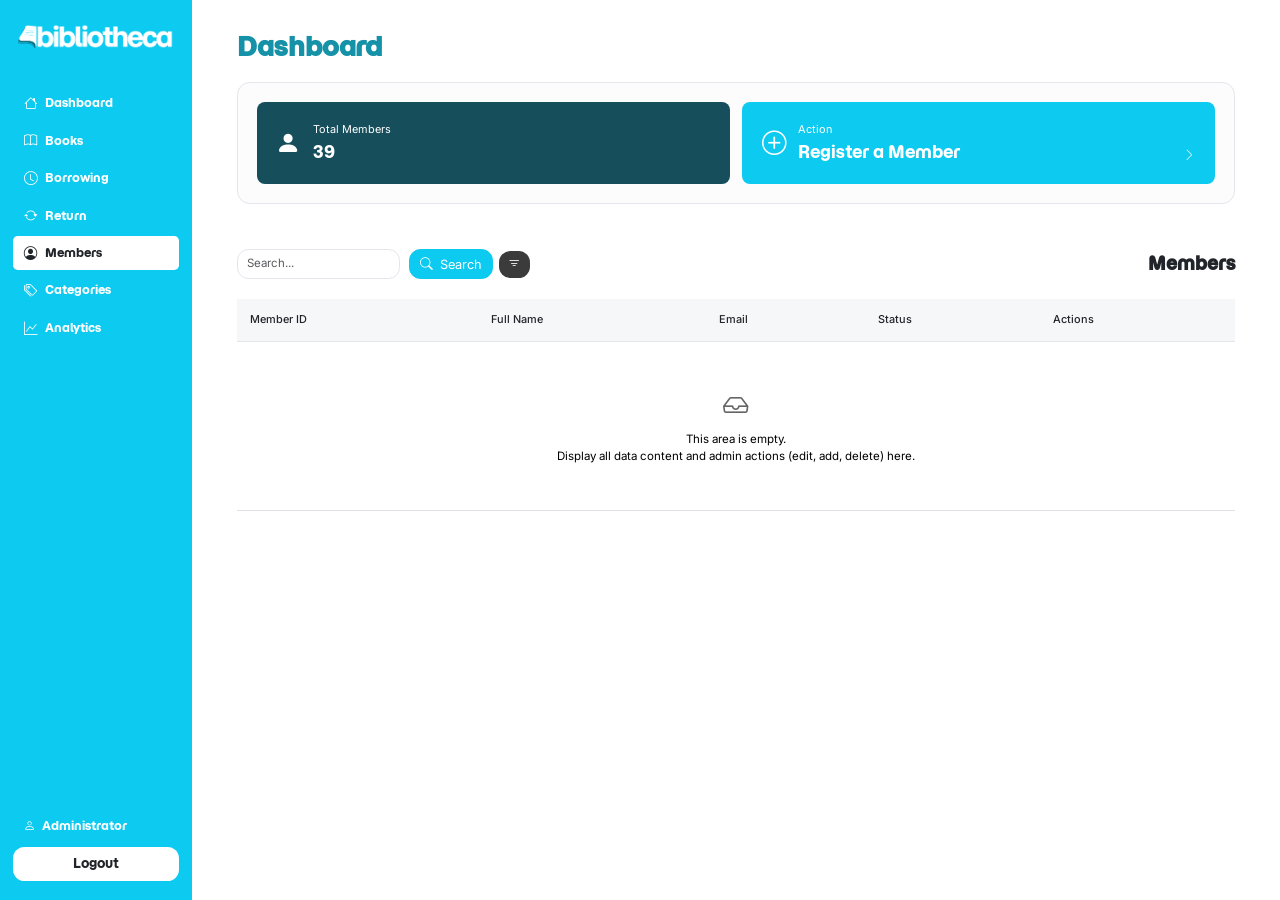
<file: members.html>
<!DOCTYPE html>
<html lang="en">
<head>
    <meta charset="UTF-8">
    <meta name="viewport" content="width=device-width, initial-scale=1.0">
    <title>Members | Bibliotheca</title>
<!-- Google Fonts: Momo Trust Display (headings) + Inter (body) -->
<link rel="preconnect" href="https://fonts.googleapis.com">
<link rel="preconnect" href="https://fonts.gstatic.com" crossorigin>
<link href="https://fonts.googleapis.com/css2?family=Inter:wght@400;500;600&family=Momo+Trust+Display&display=swap" rel="stylesheet">
    <!-- Bootstrap 5 + Bootstrap Icons -->
    <link href="https://cdn.jsdelivr.net/npm/bootstrap@5.3.3/dist/css/bootstrap.min.css" rel="stylesheet">
    <link href="https://cdn.jsdelivr.net/npm/bootstrap-icons@1.11.3/font/bootstrap-icons.min.css" rel="stylesheet">

    <!-- Custom styles -->
    <link href="style.css" rel="stylesheet">
</head>
<body>

    <div class="d-md-flex">

        <!-- ========== Sidebar (offcanvas on mobile, fixed panel on md+) ========== -->
        <aside class="sidebar offcanvas-md offcanvas-start d-flex flex-column" tabindex="-1" id="sidebar" aria-labelledby="sidebarLabel">

            <div class="offcanvas-header d-md-none">
                <h5 class="offcanvas-title visually-hidden" id="sidebarLabel">Menu</h5>
                <button type="button" class="btn-close btn-close-white ms-auto" data-bs-dismiss="offcanvas" data-bs-target="#sidebar" aria-label="Close"></button>
            </div>

            <div class="offcanvas-body d-flex flex-column">
                <div class="sidebar-logo d-flex align-items-center justify-content-center">
                    <img src="logo.png" alt="Bibliotheca" class="img-fluid">
                </div>

                <ul class="nav flex-column">
                    <li class="nav-item"><a href="dashboard.html" class="nav-link"><i class="bi bi-house"></i> Dashboard</a></li>
                    <li class="nav-item"><a href="books.html" class="nav-link"><i class="bi bi-book"></i> Books</a></li>
                    <li class="nav-item"><a href="borrowing.html" class="nav-link"><i class="bi bi-clock"></i> Borrowing</a></li>
                    <li class="nav-item"><a href="return.html" class="nav-link"><i class="bi bi-arrow-repeat"></i> Return</a></li>
                    <li class="nav-item"><a href="members.html" class="nav-link active" aria-current="page"><i class="bi bi-person-circle"></i> Members</a></li>
                    <li class="nav-item"><a href="categories.html" class="nav-link"><i class="bi bi-tags"></i> Categories</a></li>
                    <li class="nav-item"><a href="#" class="nav-link"><i class="bi bi-graph-up"></i> Analytics</a></li>
                </ul>

                <div class="sidebar-footer mt-auto">
                    <div class="sidebar-user d-flex align-items-center gap-2">
                        <i class="bi bi-person"></i> Administrator
                    </div>
                    <form action="#" method="POST">
                        <!-- Laravel: add @csrf here -->
                        <button type="submit" class="btn btn-logout w-100">Logout</button>
                    </form>
                </div>
            </div>
        </aside>

        <!-- ========== Main ========== -->
        <div class="flex-grow-1 d-flex flex-column min-vh-100">

            <!-- Mobile top bar -->
            <header class="mobile-topbar d-flex d-md-none align-items-center justify-content-between">
                <div class="sidebar-logo d-flex align-items-center justify-content-center">
                    <img src="logo.png" alt="Bibliotheca" class="img-fluid">
                </div>
                <button class="btn btn-menu" type="button" data-bs-toggle="offcanvas" data-bs-target="#sidebar" aria-controls="sidebar" aria-label="Open menu">
                    <i class="bi bi-list"></i>
                </button>
            </header>

            <main class="main-content">

                <!-- Header -->
                <h1 class="page-title page-title--spaced">Dashboard</h1>

                <!-- Stat cards -->
                <div class="stat-panel">
                    <div class="row row-cols-1 row-cols-sm-2 g-3">
                    <div class="col">
                        <div class="stat-card stat-card--teal">
                            <i class="bi bi-person-fill stat-icon"></i>
                            <div class="stat-body">
                                <p class="stat-label">Total Members</p>
                                <p class="stat-value">39</p>
                            </div>
                        </div>
                    </div>
                    <div class="col">
                        <a href="#" class="stat-card stat-card--cyan">
                            <i class="bi bi-plus-circle stat-icon"></i>
                            <div class="stat-body">
                                <p class="stat-label">Action</p>
                                <p class="stat-value">Register a Member</p>
                            </div>
                            <i class="bi bi-chevron-right stat-arrow"></i>
                        </a>
                    </div>
                    </div>
                </div>

                <!-- Members -->
                <section class="section-block">
                    <div class="d-flex flex-column-reverse flex-sm-row justify-content-between align-items-sm-center gap-3">
                        <div class="search-toolbar d-flex align-items-center gap-2">
                            <form class="search-group input-group" action="#" method="GET" role="search">
                                <input type="search" class="form-control" name="search" placeholder="Search..." aria-label="Search members">
                                <button class="btn btn-info text-white" type="submit">
                                    <i class="bi bi-search me-1"></i> Search
                                </button>
                            </form>
                            <button class="btn btn-filter" type="button" aria-label="Filter">
                                <i class="bi bi-filter"></i>
                            </button>
                        </div>
                        <div class="text-sm-end">
                            <h2 class="section-title">Members</h2>
                        </div>
                    </div>

                    <div class="table-responsive">
                        <table class="table data-table">
                            <thead>
                                <tr>
                                    <th scope="col">Member ID</th>
                                    <th scope="col">Full Name</th>
                                    <th scope="col">Email</th>
                                    <th scope="col">Status</th>
                                    <th scope="col">Actions</th>
                                </tr>
                            </thead>
                            <tbody>
                                <!-- Laravel: replace with @forelse ($members as $member) ... @empty ... @endforelse -->
                                <tr>
                                    <td colspan="5" class="table-empty">
                                        <i class="bi bi-inbox"></i>
                                        This area is empty.<br>
                                        Display all data content and admin actions (edit, add, delete) here.
                                    </td>
                                </tr>
                            </tbody>
                        </table>
                    </div>
                </section>

            </main>
        </div>

    </div>

    <!-- Bootstrap JS (needed for the mobile offcanvas) -->
    <script src="https://cdn.jsdelivr.net/npm/bootstrap@5.3.3/dist/js/bootstrap.bundle.min.js"></script>
</body>
</html>
</file>
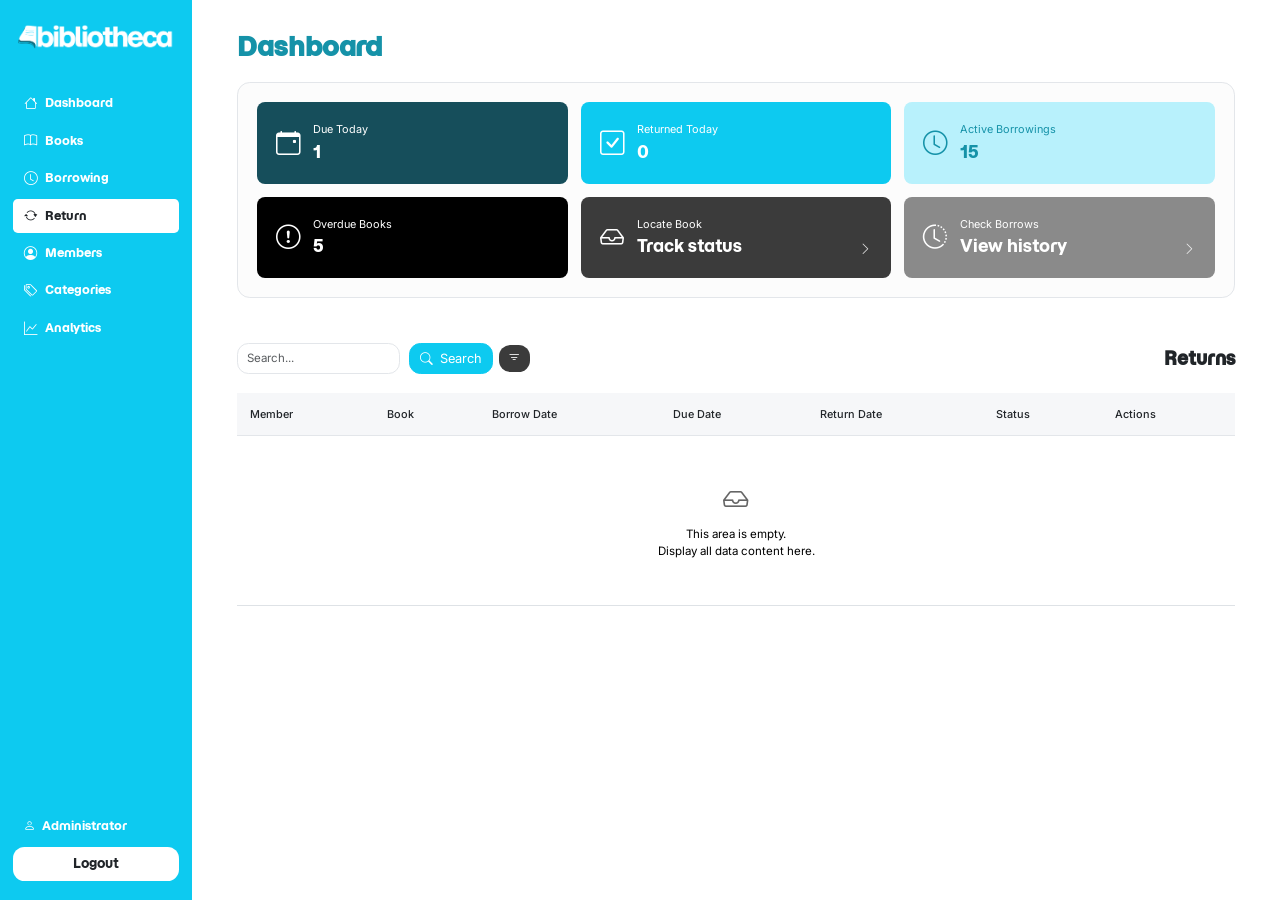
<file: return.html>
<!DOCTYPE html>
<html lang="en">
<head>
    <meta charset="UTF-8">
    <meta name="viewport" content="width=device-width, initial-scale=1.0">
    <title>Return | Bibliotheca</title>
<!-- Google Fonts: Momo Trust Display (headings) + Inter (body) -->
<link rel="preconnect" href="https://fonts.googleapis.com">
<link rel="preconnect" href="https://fonts.gstatic.com" crossorigin>
<link href="https://fonts.googleapis.com/css2?family=Inter:wght@400;500;600&family=Momo+Trust+Display&display=swap" rel="stylesheet">

    <!-- Bootstrap 5 + Bootstrap Icons -->
    <link href="https://cdn.jsdelivr.net/npm/bootstrap@5.3.3/dist/css/bootstrap.min.css" rel="stylesheet">
    <link href="https://cdn.jsdelivr.net/npm/bootstrap-icons@1.11.3/font/bootstrap-icons.min.css" rel="stylesheet">

    <!-- Custom styles -->
    <link href="style.css" rel="stylesheet">
</head>
<body>

    <div class="d-md-flex">

        <!-- ========== Sidebar (offcanvas on mobile, fixed panel on md+) ========== -->
        <aside class="sidebar offcanvas-md offcanvas-start d-flex flex-column" tabindex="-1" id="sidebar" aria-labelledby="sidebarLabel">

            <div class="offcanvas-header d-md-none">
                <h5 class="offcanvas-title visually-hidden" id="sidebarLabel">Menu</h5>
                <button type="button" class="btn-close btn-close-white ms-auto" data-bs-dismiss="offcanvas" data-bs-target="#sidebar" aria-label="Close"></button>
            </div>

            <div class="offcanvas-body d-flex flex-column">
                <div class="sidebar-logo d-flex align-items-center justify-content-center">
                    <img src="logo.png" alt="Bibliotheca" class="img-fluid">
                </div>

                <ul class="nav flex-column">
                    <li class="nav-item"><a href="dashboard.html" class="nav-link"><i class="bi bi-house"></i> Dashboard</a></li>
                    <li class="nav-item"><a href="books.html" class="nav-link"><i class="bi bi-book"></i> Books</a></li>
                    <li class="nav-item"><a href="borrowing.html" class="nav-link"><i class="bi bi-clock"></i> Borrowing</a></li>
                    <li class="nav-item"><a href="return.html" class="nav-link active" aria-current="page"><i class="bi bi-arrow-repeat"></i> Return</a></li>
                    <li class="nav-item"><a href="members.html" class="nav-link"><i class="bi bi-person-circle"></i> Members</a></li>
                    <li class="nav-item"><a href="categories.html" class="nav-link"><i class="bi bi-tags"></i> Categories</a></li>
                    <li class="nav-item"><a href="#" class="nav-link"><i class="bi bi-graph-up"></i> Analytics</a></li>
                </ul>

                <div class="sidebar-footer mt-auto">
                    <div class="sidebar-user d-flex align-items-center gap-2">
                        <i class="bi bi-person"></i> Administrator
                    </div>
                    <form action="#" method="POST">
                        <!-- Laravel: add @csrf here -->
                        <button type="submit" class="btn btn-logout w-100">Logout</button>
                    </form>
                </div>
            </div>
        </aside>

        <!-- ========== Main ========== -->
        <div class="flex-grow-1 d-flex flex-column min-vh-100">

            <!-- Mobile top bar -->
            <header class="mobile-topbar d-flex d-md-none align-items-center justify-content-between">
                <div class="sidebar-logo d-flex align-items-center justify-content-center">
                    <img src="logo.png" alt="Bibliotheca" class="img-fluid">
                </div>
                <button class="btn btn-menu" type="button" data-bs-toggle="offcanvas" data-bs-target="#sidebar" aria-controls="sidebar" aria-label="Open menu">
                    <i class="bi bi-list"></i>
                </button>
            </header>

            <main class="main-content">

                <!-- Header -->
                <h1 class="page-title page-title--spaced">Dashboard</h1>

                <!-- Stat cards -->
                <div class="stat-panel">
                    <div class="row row-cols-1 row-cols-sm-2 row-cols-xl-3 g-3">
                    <div class="col">
                        <div class="stat-card stat-card--teal">
                            <i class="bi bi-calendar-event stat-icon"></i>
                            <div class="stat-body">
                                <p class="stat-label">Due Today</p>
                                <p class="stat-value">1</p>
                            </div>
                        </div>
                    </div>
                    <div class="col">
                        <div class="stat-card stat-card--cyan">
                            <i class="bi bi-check-square stat-icon"></i>
                            <div class="stat-body">
                                <p class="stat-label">Returned Today</p>
                                <p class="stat-value">0</p>
                            </div>
                        </div>
                    </div>
                    <div class="col">
                        <div class="stat-card stat-card--light">
                            <i class="bi bi-clock stat-icon"></i>
                            <div class="stat-body">
                                <p class="stat-label">Active Borrowings</p>
                                <p class="stat-value">15</p>
                            </div>
                        </div>
                    </div>
                    <div class="col">
                        <div class="stat-card stat-card--black">
                            <i class="bi bi-exclamation-circle stat-icon"></i>
                            <div class="stat-body">
                                <p class="stat-label">Overdue Books</p>
                                <p class="stat-value">5</p>
                            </div>
                        </div>
                    </div>
                    <div class="col">
                        <a href="#" class="stat-card stat-card--dark-gray">
                            <i class="bi bi-inbox stat-icon"></i>
                            <div class="stat-body">
                                <p class="stat-label">Locate Book</p>
                                <p class="stat-value">Track status</p>
                            </div>
                            <i class="bi bi-chevron-right stat-arrow"></i>
                        </a>
                    </div>
                    <div class="col">
                        <a href="#" class="stat-card stat-card--gray">
                            <i class="bi bi-clock-history stat-icon"></i>
                            <div class="stat-body">
                                <p class="stat-label">Check Borrows</p>
                                <p class="stat-value">View history</p>
                            </div>
                            <i class="bi bi-chevron-right stat-arrow"></i>
                        </a>
                    </div>
                    </div>
                </div>

                <!-- Returns -->
                <section class="section-block">
                    <div class="d-flex flex-column-reverse flex-sm-row justify-content-between align-items-sm-center gap-3">
                        <div class="search-toolbar d-flex align-items-center gap-2">
                            <form class="search-group input-group" action="#" method="GET" role="search">
                                <input type="search" class="form-control" name="search" placeholder="Search..." aria-label="Search returns">
                                <button class="btn btn-info text-white" type="submit">
                                    <i class="bi bi-search me-1"></i> Search
                                </button>
                            </form>
                            <button class="btn btn-filter" type="button" aria-label="Filter">
                                <i class="bi bi-filter"></i>
                            </button>
                        </div>
                        <div class="text-sm-end">
                            <h2 class="section-title">Returns</h2>
                        </div>
                    </div>

                    <div class="table-responsive">
                        <table class="table data-table">
                            <thead>
                                <tr>
                                    <th scope="col">Member</th>
                                    <th scope="col">Book</th>
                                    <th scope="col">Borrow Date</th>
                                    <th scope="col">Due Date</th>
                                    <th scope="col">Return Date</th>
                                    <th scope="col">Status</th>
                                    <th scope="col">Actions</th>
                                </tr>
                            </thead>
                            <tbody>
                                <!-- Laravel: replace with @forelse ($returns as $return) ... @empty ... @endforelse -->
                                <tr>
                                    <td colspan="7" class="table-empty">
                                        <i class="bi bi-inbox"></i>
                                        This area is empty.<br>
                                        Display all data content here.
                                    </td>
                                </tr>
                            </tbody>
                        </table>
                    </div>
                </section>

            </main>
        </div>

    </div>

    <!-- Bootstrap JS (needed for the mobile offcanvas) -->
    <script src="https://cdn.jsdelivr.net/npm/bootstrap@5.3.3/dist/js/bootstrap.bundle.min.js"></script>
</body>
</html>
</file>
<file: style.css>
/* ==========================================================
   Bibliotheca — Global styles
   ========================================================== */

:root {
    /* Brand colors */
    --color-primary: #0dcaf0;        /* cyan: sidebar, panels, buttons (Bootstrap info) */
    --color-primary-light: #b8f1fc;  /* light cyan card */
    --color-primary-dark: #1592a8;   /* headings, text on light cyan */
    --color-primary-deep: #17707f;   /* tagline */
    --color-teal-dark: #164e5b;      /* "Total Books" card */
    --color-black: #000000;          /* "Overdue Books" card */
    --color-gray-dark: #3b3b3b;      /* "Transaction Details" card */
    --color-gray: #8a8a8a;           /* "Borrow History" card */
    --color-gray-light: #e9e9e9;     /* "Returned Today" card (Borrowing) */
    --color-white: #ffffff;

    /* Neutrals */
    --color-text: #212529;
    --color-text-muted: #6c757d;
    --color-heading-muted: #7a7a7a;  /* "DASHBOARD", "All Books" */
    --color-border: #e3e6ea;
    --color-surface: #f6f7f9;        /* table header */
    --color-bg: #ffffff;

    /* Fonts */
    --font-heading: "Momo Trust Display", sans-serif;
    --font-body: "Inter", sans-serif;

    /* Spacing */
    --space-xs: 0.25rem;
    --space-sm: 0.5rem;
    --space-md: 1rem;
    --space-lg: 1.5rem;
    --space-xl: 2.5rem;
    --space-xxl: 3.5rem;

    /* Radius */
    --radius-sm: 0.375rem;   
    --radius-md: 0.625rem;  
    --radius-lg: 1rem;      

    /* Layout */
    --sidebar-width: 15rem;  

    /* Bootstrap overrides */
    --bs-info: var(--color-primary);
    --bs-info-rgb: 13, 202, 240;
    --bs-body-font-family: var(--font-body);
    --bs-body-color: var(--color-text);
}


html {
    font-size: 80%;
}

/* ---------- Base ---------- */

body {
    font-family: var(--font-body);
    background-color: var(--color-bg);
    color: var(--color-text);
}

h1, h2, h3, h4, h5, h6,
.font-heading {
    font-family: var(--font-heading);
}

.btn, input {
  border-radius: 0.89rem !important;
}

input{
    margin-right: 10px !important;
}

/* ==========================================================
   Login page
   ========================================================== */

.auth-wrapper {
    min-height: 100vh;
}

.brand-panel {
    background-color: var(--color-primary);
    padding: var(--space-xxl) var(--space-xl);
}

.logo-placeholder {
    width: 13.75rem;  
    height: 15rem;   
    margin-bottom: var(--space-xl);
}

.logo-placeholder img,
.sidebar-logo img {
    max-width: 100%;
    max-height: 100%;
}

.brand-name {
    font-family: var(--font-heading);
    font-size: 2.75rem;
    font-weight: 500;
    color: var(--color-white);
    letter-spacing: -0.5px;
    margin-bottom: var(--space-sm);
}

.brand-tagline {
    font-family: var(--font-heading);
    font-size: 1.1rem;
    color: var(--color-primary-deep);
    max-width: 20rem; 
    line-height: 1.4;
    margin: 0 auto;
}

.form-panel {
    padding: var(--space-xl) var(--space-lg);
}

.auth-card {
    width: 100%;
    max-width: 23.75rem; 
    border: 1px solid var(--color-border);
    border-radius: var(--radius-lg);
    padding: var(--space-xxl) var(--space-xl);
    background-color: var(--color-white);
}

.auth-title {
    font-size: 2.5rem;
    font-weight: 700;
    color: var(--color-primary-dark);
    margin-bottom: var(--space-xs);
}

.auth-subtitle {
    color: var(--color-text-muted);
    font-size: 0.95rem;
    margin-bottom: var(--space-xl);
}

.auth-card .form-label {
    font-size: 0.85rem;
    font-weight: 500;
    margin-bottom: var(--space-xs);
}

.auth-card .form-control {
    padding: 0.6rem 0.85rem;
    border-color: var(--color-border);
    border-radius: var(--radius-sm);
    font-size: 0.95rem;
}

.auth-card .form-control:focus {
    border-color: var(--color-primary);
    box-shadow: 0 0 0 0.2rem rgba(13, 202, 240, 0.2);
}

.btn-login {
    min-width: 7.5rem; 
    padding: 0.5rem var(--space-lg);
    font-weight: 500;
    border-radius: var(--radius-sm);
}

@media (max-width: 767.98px) {
    .brand-panel {
        padding: var(--space-xl) var(--space-lg);
    }

    .logo-placeholder {
        width: 7.5rem;   
        height: 8.125rem;  
        margin-bottom: var(--space-lg);
    }

    .brand-name {
        font-size: 2rem;
    }

    .auth-card {
        padding: var(--space-xl) var(--space-lg);
    }

    .auth-title {
        font-size: 2rem;
    }
}

/* ==========================================================
   App layout: sidebar (Bootstrap responsive offcanvas)
   ========================================================== */

.sidebar {
    --bs-offcanvas-width: var(--sidebar-width);
    background-color: var(--color-primary) !important; /* Bootstrap makes offcanvas-md transparent on desktop */
    font-family: var(--font-heading);
    color: var(--color-white);
}

.sidebar .offcanvas-body {
    flex-grow: 1;
    padding: var(--space-lg) var(--space-md);
}

.sidebar-logo {
    height: 2.75rem;
    margin-bottom: var(--space-xl);
}

/* Nav links */
.sidebar .nav {
    gap: var(--space-xs);
}

.sidebar .nav-link {
    display: flex;
    align-items: center;
    gap: 0.65rem;
    padding: 0.55rem 0.85rem;
    border-radius: var(--radius-sm);
    color: var(--color-white);
    font-size: 0.95rem;
    font-weight: 500;
    transition: background-color 0.15s ease;
}

.sidebar .nav-link i {
    font-size: 1.05rem;
}


.sidebar .nav-link.active {
    background-color: var(--color-white);
    color: var(--color-text);
}

/* Footer (user + logout) */
.sidebar-footer {
    padding-top: var(--space-lg);
}

.sidebar-user {
    font-size: 0.9rem;
    font-weight: 500;
    padding: 0 0.85rem;
    margin-bottom: var(--space-md);
}

.btn-logout {
    font-family: var(--font-heading);
    font-weight: 500;
    background-color: var(--color-white);
    color: var(--color-text);
    border-radius: var(--radius-sm);
    padding: 0.5rem;
}



/* Mobile top bar */
.mobile-topbar {
    background-color: var(--color-primary);
    padding: var(--space-sm) var(--space-md);
}

.mobile-topbar .sidebar-logo {
    width: 8.75rem;   
    height: 2.25rem;  
    margin-bottom: 0;
}

.mobile-topbar .btn-menu {
    color: var(--color-white);
    font-size: 1.6rem;
    line-height: 1;
    padding: 0.25rem 0.5rem;
}

/* Main content area */
.main-content {
    flex-grow: 1;
    min-width: 0; /* lets the table scroll instead of stretching the page */
    padding: var(--space-lg) var(--space-md);
}

/* Desktop: sidebar sits beside the content.
   Breakpoints stay in px (they depend on screen width, not font size). */
@media (min-width: 768px) {
    .sidebar {
        position: sticky;
        top: 0;
        width: var(--sidebar-width);
        height: 100vh;
        flex-shrink: 0;
    }

    .main-content {
        padding: var(--space-xl) var(--space-xl);
    }
}

@media (min-width: 1200px) {
    .main-content {
        padding: var(--space-xl) var(--space-xxl);
    }
}

/* ==========================================================
   Dashboard
   ========================================================== */

.page-title {
    font-size: 2rem;
    font-weight: 700;
    color: var(--color-primary-dark);
    margin-bottom: 0;
}

.page-subtitle {
    font-size: 0.95rem;
    color: var(--color-text);
    margin-bottom: var(--space-lg);
   
}

/* Stat cards */
.stat-card {
    display: flex;
    align-items: center;
    gap: var(--space-md);
    height: 100%;
    padding: var(--space-lg);
    border-radius: var(--radius-md);
    color: var(--color-white);
    text-decoration: none;
    
}
.stat-panel {
    background-color: #fcfcfc;
    border: 1px solid var(--color-border);
    border-radius: var(--radius-lg);
    padding: var(--space-lg);
    margin-bottom: var(--space-lg);
}



.stat-icon {
    font-size: 1.9rem;
    line-height: 1;
    flex-shrink: 0;
}

.stat-body {
    flex-grow: 1;
    min-width: 0;
}

.stat-label {
    font-size: 0.85rem;
    margin-bottom: 2px;
}

.stat-value {
    font-family: var(--font-heading);
    font-size: 1.3rem;
    font-weight: 400;
    margin-bottom: 0;
}

.stat-arrow {
    align-self: flex-end;
    font-size: 1rem;
    opacity: 0.85;
}

/* Card color variants */
.stat-card--teal      { background-color: var(--color-teal-dark); }
.stat-card--cyan      { background-color: var(--color-primary); }
.stat-card--light     { background-color: var(--color-primary-light); color: var(--color-primary-dark); }
.stat-card--black     { background-color: var(--color-black); }
.stat-card--dark-gray { background-color: var(--color-gray-dark); }
.stat-card--gray      { background-color: var(--color-gray); }

/* Table section */
.section-block {
    margin-top: var(--space-xxl);
}

.section-title {
    font-size: 1.4rem;
    font-weight: 700;
    color: var(--color-text);
    margin-bottom: 0;
}

.search-group {
    max-width: 20rem;  
}

.search-group .form-control {
    border-color: var(--color-border);
    font-size: 0.9rem;
}

.search-group .form-control:focus {
    border-color: var(--color-primary);
    box-shadow: 0 0 0 0.2rem rgba(13, 202, 240, 0.2);
}

.data-table {
    margin-top: var(--space-lg);
    font-size: 0.9rem;
}

.data-table thead th {
    background-color: var(--color-surface);
    color: var(--color-text);
    font-weight: 500;
    font-size: 0.85rem;
    padding: var(--space-md) var(--space-md);
    white-space: nowrap;
    border-bottom: 1px solid var(--color-border);
}

.data-table tbody td {
    padding: var(--space-md);
    vertical-align: middle;
}

.table-empty {
    padding: var(--space-xxl) var(--space-md) !important;
    color: var(--color-text-muted);
    text-align: center;
}

.table-empty i {
    display: block;
    font-size: 2rem;
    margin-bottom: var(--space-sm);
    opacity: 0.6;
}

/* ==========================================================
   Module pages (Books, Borrowing, Return, Members, Categories)
   ========================================================== */

/* Page title with no "Welcome" line under it */
.page-title--spaced {
    margin-bottom: var(--space-lg);
}

/* Extra card variants */
.stat-card--light-gray { background-color: var(--color-gray-light); color: var(--color-text); }
.stat-card--outline {
    background-color: var(--color-white);
    border: 1px solid var(--color-primary);
    color: var(--color-primary);
}

/* Search + filter button row */
.search-toolbar .search-group {
    flex-grow: 1;
}

.btn-filter {
    background-color: var(--color-gray-dark);
    color: var(--color-white);
    border-radius: var(--radius-sm);
    padding: 0.375rem 0.6rem;
    line-height: 1.2;
}

.btn-filter:hover,
.btn-filter:focus {
    background-color: var(--color-gray-dark);
    color: var(--color-white);
}

/* Small caption under the section title ("Member Transactions") */
.section-subtitle {
    font-size: 0.8rem;
    color: var(--color-text-muted);
    margin-bottom: 0;
}
</file>
